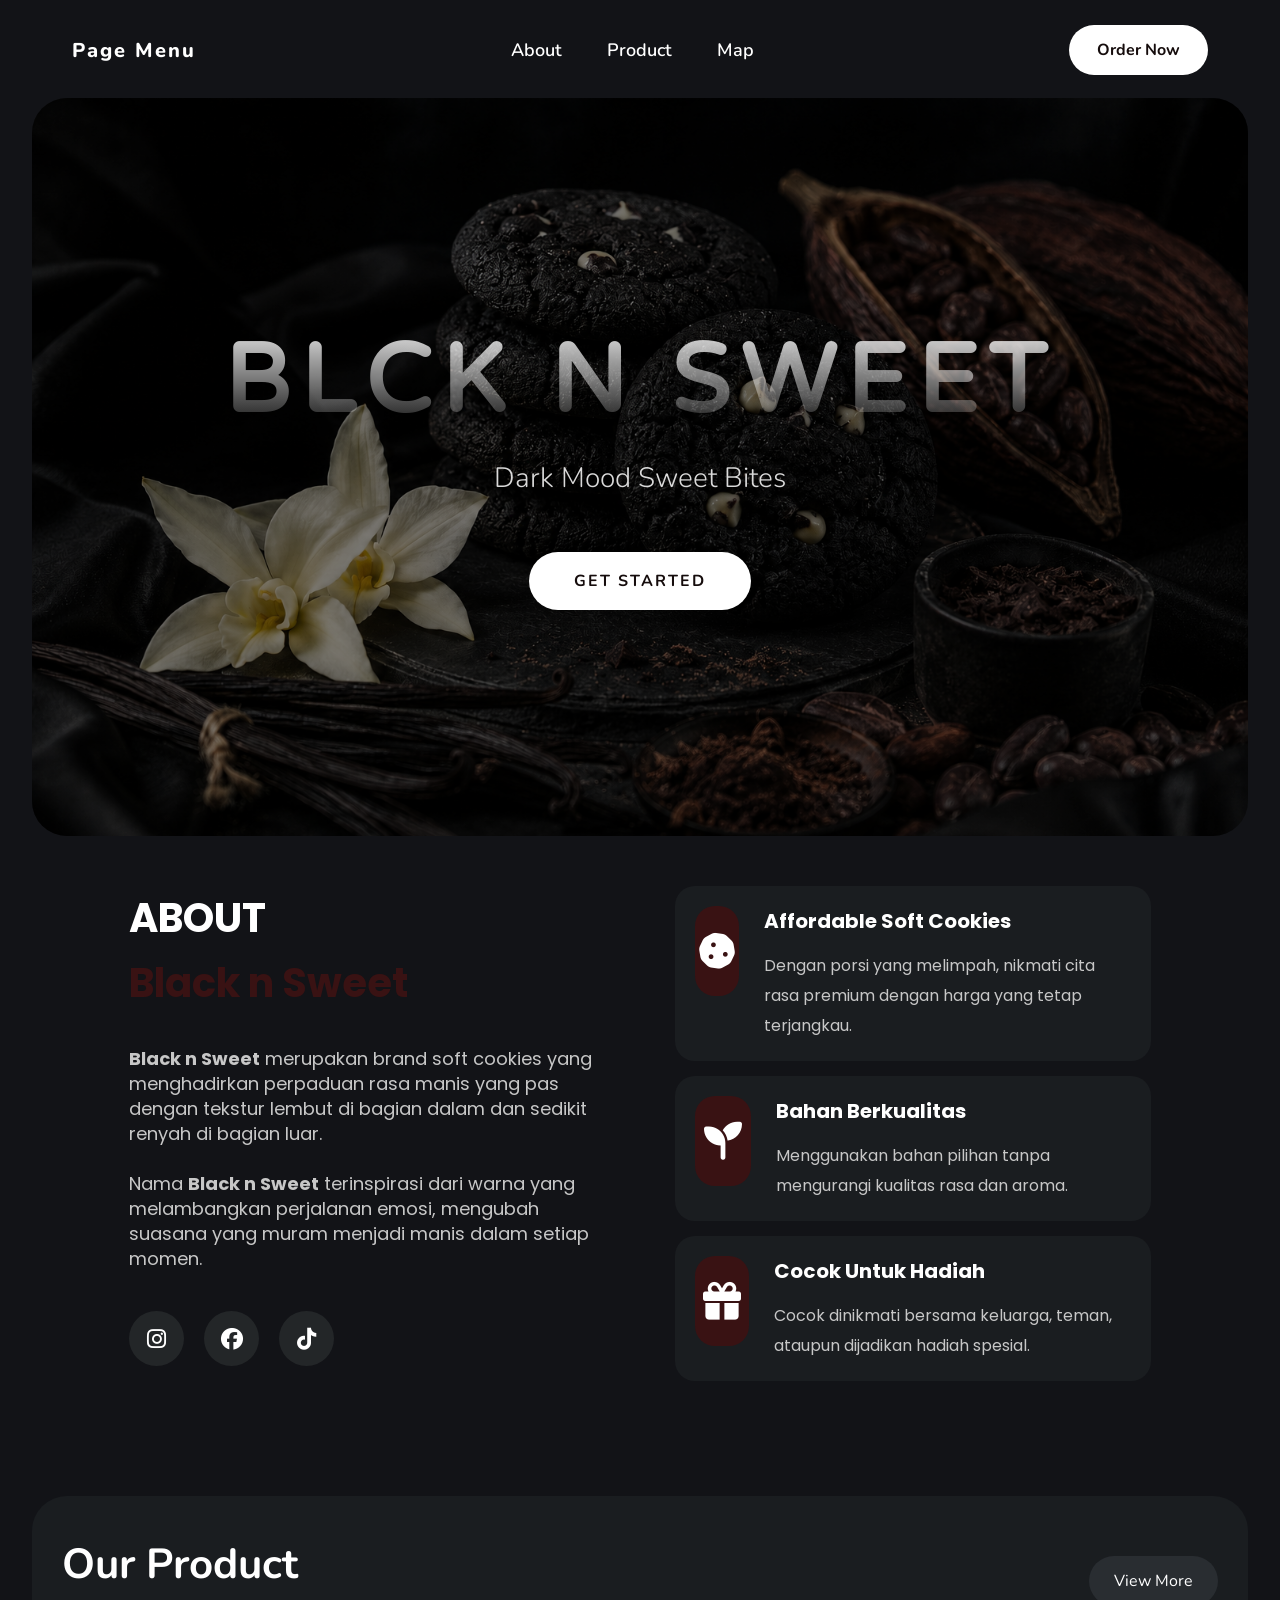
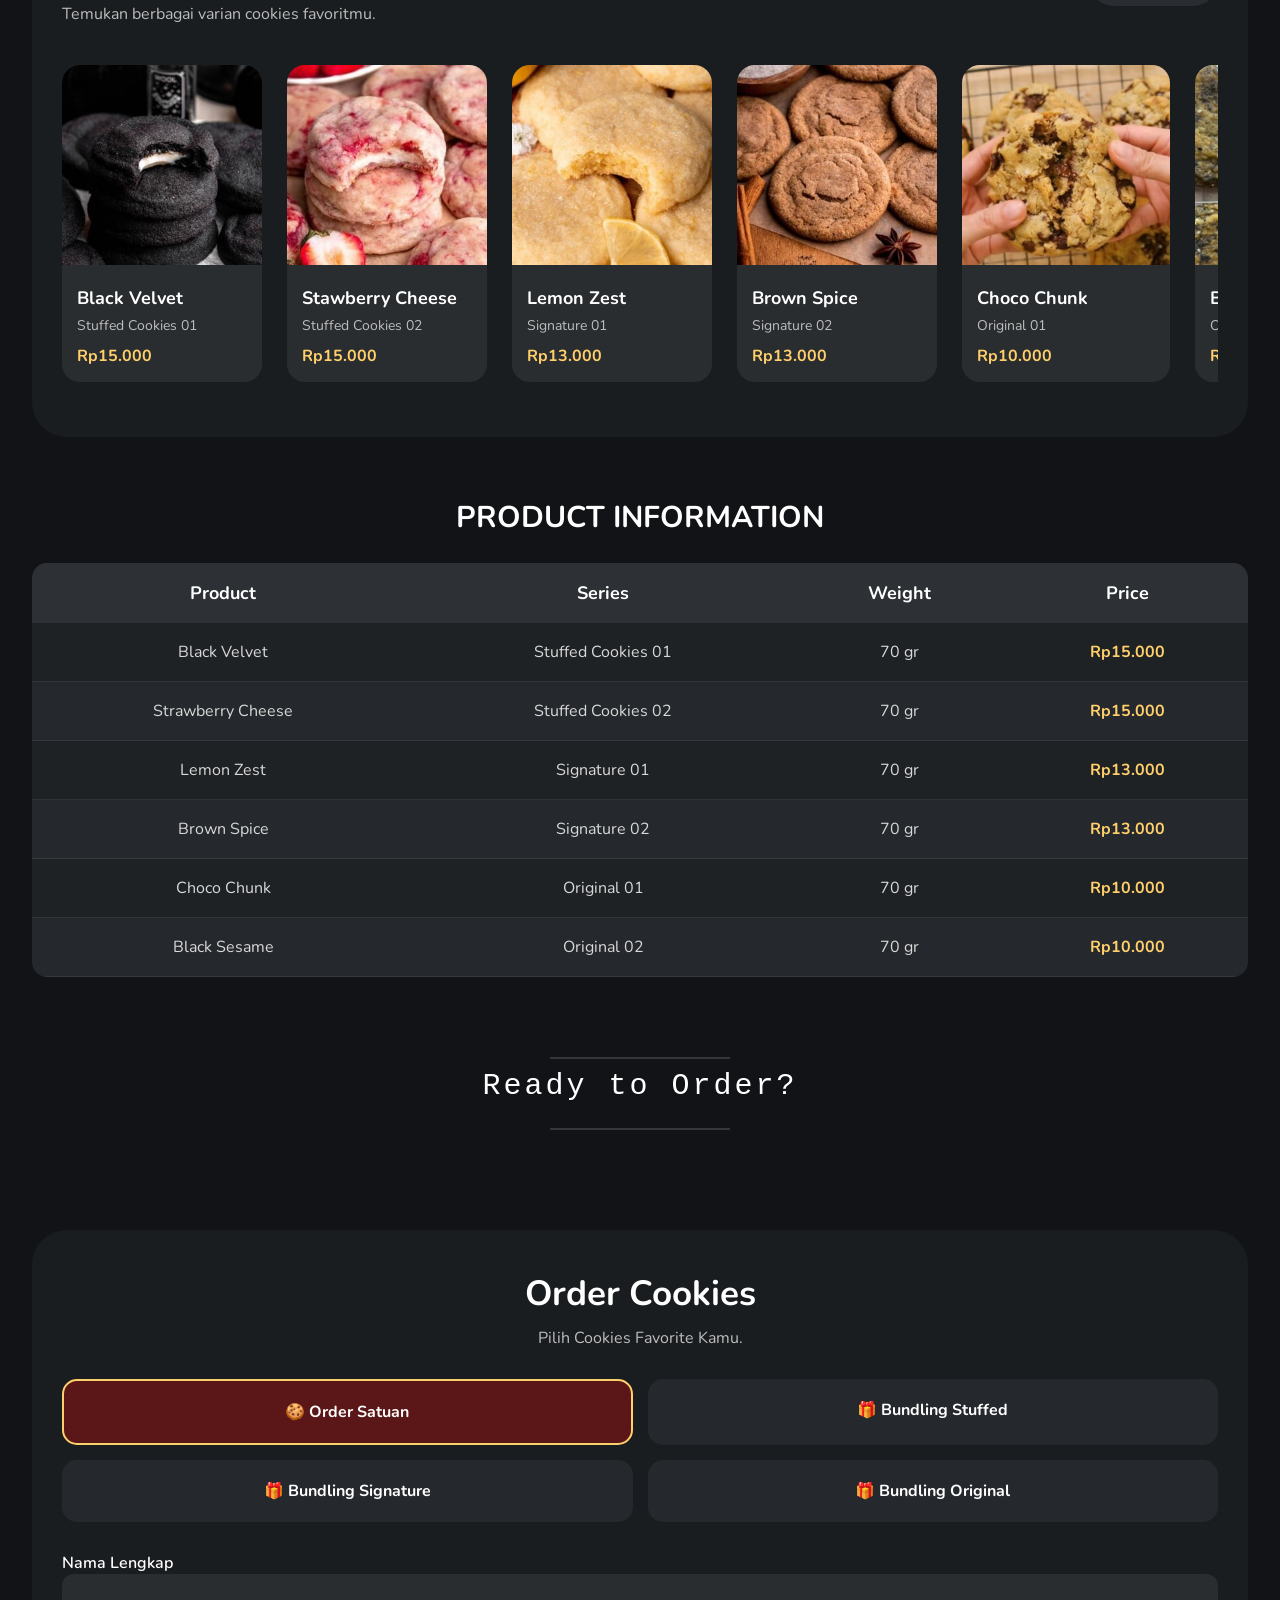
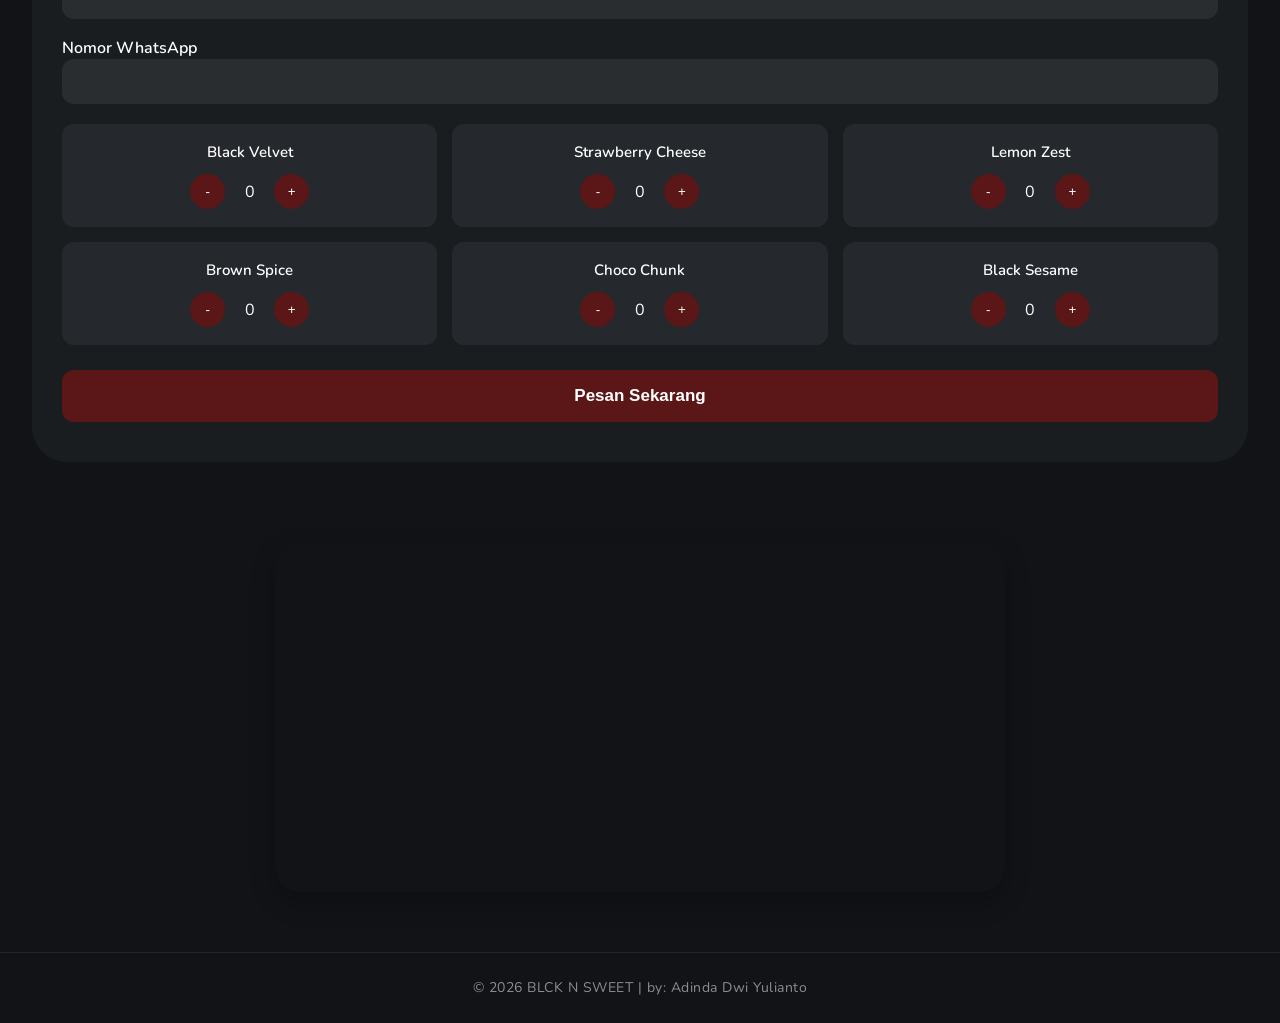
<file: index.html>
<!DOCTYPE html>
<html lang="en">
<head>
    <meta charset="UTF-8">
    <meta name="viewport" content="width=device-width, initial-scale=1.0">
    <title>BLCK n SWEET</title>
    <link href="css/styles.css" rel="stylesheet" />

    <!-- Google Font -->
    <link href="https://fonts.googleapis.com/css2?family=Varela+Round&family=Nunito:wght@300;400;700&display=swap" rel="stylesheet">
    <link href="https://fonts.googleapis.com/css2?family=Poppins:wght@300;400;500;600;700&display=swap" rel="stylesheet">

    <!-- Font Awesome -->
    <link rel="stylesheet"href="https://cdnjs.cloudflare.com/ajax/libs/font-awesome/6.5.1/css/all.min.css">

</head>

<body id="page-top">

    <div class="page-wrapper">

        <!------------------------------------------- Navigation -------------------------------------------------->
        <nav class="navbar">

            <div class="home">
                <a href="#home">Page Menu</a>
            </div>

            <ul class="nav-menu">
                <li><a href="#about">About</a></li>
                <li><a href="#product">Product</a></li>
                <li><a href="#map">Map</a></li>
            </ul>

            <a href="#order" class="nav-order">Order Now</a>

        </nav>

        <!--------------------------------------------- Header ----------------------------------------------------->

        <header class="header">

            <!-- Overlay -->
            <div class="overlay"></div>

            <!-- Isi Header -->
            <div class="header-content">

                <h1>BLCK N SWEET</h1>

                <h2>Dark Mood Sweet Bites</h2>

                <a href="#about" class="btn">GET STARTED</a>

            </div>

        </header>

    <!------------------------------------------------- Main ------------------------------------------------------>
    <main> 
        <!------- About ------->
        <section id="about" class="about">
            <div class="about-container">

                <!-- Area Grid Kiri -->
                <div class="about-left">
                    <h1>
                        ABOUT <br>
                        <span>Black n Sweet</span>
                    </h1>

                    <p>
                        <strong>Black n Sweet</strong> merupakan brand soft cookies
                        yang menghadirkan perpaduan rasa manis yang pas dengan tekstur
                        lembut di bagian dalam dan sedikit renyah di bagian luar.
                    </p>

                    <p>
                        Nama <strong>Black n Sweet</strong> terinspirasi dari warna yang 
                        melambangkan perjalanan emosi, mengubah suasana yang muram menjadi 
                        manis dalam setiap momen.
                    </p>

                    <div class="social">
                        <a href="https://www.instagram.com/blcknsweet" target="_blank">
                            <i class="fab fa-instagram"></i>
                        </a>

                        <a href="https://www.facebook.com/blcknsweet" target="_blank">
                            <i class="fab fa-facebook"></i>
                        </a>

                        <a href="https://www.tiktok.com/@blcknsweet" target="_blank">
                            <i class="fab fa-tiktok"></i>
                        </a>
                    </div>
                </div>

                <!-- Area Grid Kanan -->

                <div class="about-right">

                    <!-- BOX 1 -->
                    <div class="card">
                        <div class="icon">
                            <i class="fas fa-cookie"></i>
                        </div>

                        <div>
                            <h3>Affordable Soft Cookies</h3>
                            <p>
                                Dengan porsi yang melimpah, nikmati cita rasa 
                                premium dengan harga yang tetap terjangkau.
                            </p>
                        </div>

                    </div>

                    <!-- BOX 2 -->
                    <div class="card">
                        <div class="icon">
                            <i class="fas fa-seedling"></i>
                        </div>

                        <div>
                            <h3>Bahan Berkualitas</h3>
                            <p>
                                Menggunakan bahan pilihan tanpa mengurangi kualitas
                                rasa dan aroma.
                            </p>
                        </div>
                    </div>

                    <!-- BOX 3 -->
                    <div class="card">
                        <div class="icon">
                            <i class="fas fa-gift"></i>
                        </div>

                        <div>
                            <h3>Cocok Untuk Hadiah</h3>
                            <p>
                                Cocok dinikmati bersama keluarga, teman,
                                ataupun dijadikan hadiah spesial.
                            </p>
                        </div>
                    </div>
                </div>
            </div>
        </div>

        </section>

        <!------- Product ------->
        <section class="product" id="product">
            <div class="product-container">
                
                <!-- Header -->
                <div class="product-header">
                    <div>
                        <h2>Our Product</h2>
                        <p>Temukan berbagai varian cookies favoritmu.</p>
                    </div>
                    <a href="#" class="view-btn">View More</a>
                </div>

                <!-- Slider -->
                <div class="product-slider">

                            <!-- Black Velvet -->
                            <div class="product-card">
                                <img src="img/S1.jpg">
                                <div class="card-content">
                                    <h3>Black Velvet</h3>
                                    <p>Stuffed Cookies 01</p>
                                    <span>Rp15.000</span>
                                </div>
                            </div>

                            <!-- Stawberry Cheese -->
                            <div class="product-card">
                                <img src="img/S2.jpg">
                                <div class="card-content">
                                    <h3>Stawberry Cheese</h3>
                                    <p>Stuffed Cookies 02</p>
                                    <span>Rp15.000</span>
                                </div>
                            </div>

                            <!-- Lemon Zest -->
                            <div class="product-card">
                                <img src="img/SG1.jpg">
                                <div class="card-content">
                                    <h3>Lemon Zest</h3>
                                    <p>Signature 01</p>
                                    <span>Rp13.000</span>
                                </div>
                            </div>

                            <!-- Brown Spice -->
                            <div class="product-card">
                                <img src="img/SG2.jpg">
                                <div class="card-content">
                                    <h3>Brown Spice</h3>
                                    <p>Signature 02</p>
                                    <span>Rp13.000</span>
                                </div>
                            </div>

                            <!-- Choco Chunk -->
                            <div class="product-card">
                                <img src="img/O1.jpg">
                                <div class="card-content">
                                    <h3>Choco Chunk</h3>
                                    <p>Original 01</p>
                                    <span>Rp10.000</span>
                                </div>
                            </div>

                            <!-- Black Sesame -->
                            <div class="product-card">
                                <img src="img/O2.jpg">
                                <div class="card-content">
                                    <h3>Black Sesame</h3>
                                    <p>Original 02</p>
                                    <span>Rp10.000</span>
                                </div>
                            </div>
                    </div>
                </div>

                <!-- Product Table -->
                <div class="product-table">

                    <h3>PRODUCT INFORMATION</h3>

                            <table>
                                <thead>
                                    <tr>
                                        <th>Product</th>
                                        <th>Series</th>
                                        <th>Weight</th>
                                        <th>Price</th>
                                    </tr>
                                </thead>

                                <tbody>
                                    <tr>
                                    <td>Black Velvet</td>
                                    <td>Stuffed Cookies 01</td>
                                    <td>70 gr</td>
                                    <td>Rp15.000</td>
                                </tr>

                                <tr>
                                    <td>Strawberry Cheese</td>
                                    <td>Stuffed Cookies 02</td>
                                    <td>70 gr</td>
                                    <td>Rp15.000</td>
                                </tr>

                                <tr>
                                    <td>Lemon Zest</td>
                                    <td>Signature 01</td>
                                    <td>70 gr</td>
                                    <td>Rp13.000</td>
                                </tr>

                                <tr>
                                    <td>Brown Spice</td>
                                    <td>Signature 02</td>
                                    <td>70 gr</td>
                                    <td>Rp13.000</td>
                                </tr>

                                <tr>
                                    <td>Choco Chunk</td>
                                    <td>Original 01</td>
                                    <td>70 gr</td>
                                    <td>Rp10.000</td>
                                </tr>

                                <tr>
                                    <td>Black Sesame</td>
                                    <td>Original 02</td>
                                    <td>70 gr</td>
                                    <td>Rp10.000</td>
                                </tr>
                                </tbody>
                            </table>

                            <section class="order-divider">
                                <hr>
                                <h3>Ready to Order?</h3>
                                <hr>
                            </section>
            
                <!-- Product Order -->
                <section class="order" id="order">

                    <div class="order-wrapper">

                        <h2>Order Cookies</h2>
                        <p>Pilih Cookies Favorite Kamu.</p>

                        <!----------- ORDER TYPE ----------->

                        <div class="order-type">

                            <div class="type-card active" onclick="showOrder('single',this)">
                                🍪 Order Satuan
                            </div>

                            <div class="type-card" onclick="showOrder('stuffed',this)">
                                🎁 Bundling Stuffed
                            </div>

                            <div class="type-card" onclick="showOrder('signature',this)">
                                🎁 Bundling Signature
                            </div>

                            <div class="type-card" onclick="showOrder('original',this)">
                                🎁 Bundling Original
                            </div>

                        </div>

                        <!----------- NAMA CUSTOMER ----------->

                        <div class="input-box">
                            <label>Nama Lengkap</label>
                            <input type="text" id="nama">
                        </div>

                        <div class="input-box">
                            <label>Nomor WhatsApp</label>
                            <input type="text" id="nomor">
                        </div>

                        <!----------- BUTTON ORDER ----------->
                        <div id="orderContent"></div>
                        <button class="order-btn" onclick="kirimWA()">
                            Pesan Sekarang
                        </button>

                    </div>

                </section>

                            <script>
                            let currentType = "single";

                            let qty = {
                                blackVelvet:0,
                                strawberry:0,
                                lemon:0,
                                brown:0,
                                choco:0,
                                sesame:0
                            };

                            document.addEventListener("DOMContentLoaded",()=>{
                                showSingle();
                            });

                            function showOrder(type,element){

                                currentType = type;

                                document.querySelectorAll(".type-card").forEach(card=>{
                                    card.classList.remove("active");
                                });

                                element.classList.add("active");

                                if(type==="single"){
                                    showSingle();
                                }

                                if(type==="stuffed"){
                                    showStuffed();
                                }

                                if(type==="signature"){
                                    showSignature();
                                }

                                if(type==="original"){
                                    showOriginal();
                                }

                            }

                            function showSingle(){

                            document.getElementById("orderContent").innerHTML=`

                            <div class="order-content fade">

                            <div class="product-counter">
                            <span>Black Velvet</span>

                            <div class="counter">
                            <button onclick="changeQty('blackVelvet',-1)">-</button>
                            <span id="blackVelvet">0</span>
                            <button onclick="changeQty('blackVelvet',1)">+</button>
                            </div>

                            </div>

                            <div class="product-counter">
                            <span>Strawberry Cheese</span>

                            <div class="counter">
                            <button onclick="changeQty('strawberry',-1)">-</button>
                            <span id="strawberry">0</span>
                            <button onclick="changeQty('strawberry',1)">+</button>
                            </div>

                            </div>

                            <div class="product-counter">
                            <span>Lemon Zest</span>

                            <div class="counter">
                            <button onclick="changeQty('lemon',-1)">-</button>
                            <span id="lemon">0</span>
                            <button onclick="changeQty('lemon',1)">+</button>
                            </div>

                            </div>

                            <div class="product-counter">
                            <span>Brown Spice</span>

                            <div class="counter">
                            <button onclick="changeQty('brown',-1)">-</button>
                            <span id="brown">0</span>
                            <button onclick="changeQty('brown',1)">+</button>
                            </div>

                            </div>

                            <div class="product-counter">
                            <span>Choco Chunk</span>

                            <div class="counter">
                            <button onclick="changeQty('choco',-1)">-</button>
                            <span id="choco">0</span>
                            <button onclick="changeQty('choco',1)">+</button>
                            </div>

                            </div>

                            <div class="product-counter">
                            <span>Black Sesame</span>

                            <div class="counter">
                            <button onclick="changeQty('sesame',-1)">-</button>
                            <span id="sesame">0</span>
                            <button onclick="changeQty('sesame',1)">+</button>
                            </div>

                            </div>

                            </div>

                            `;

                            }

                            function showStuffed(){

                            document.getElementById("orderContent").innerHTML=`

                            <div class="bundle-box fade">

                            <select id="b1">
                                <option value="">-- Pilih Varian --</option>
                                <option value="Black Velvet">Black Velvet</option>
                                <option value="Strawberry Cheese">Strawberry Cheese</option>
                            </select>

                            <select id="b2">
                                <option value="">-- Pilih Varian --</option>
                                <option value="Black Velvet">Black Velvet</option>
                                <option value="Strawberry Cheese">Strawberry Cheese</option>
                            </select>

                            <select id="b3">
                                <option value="">-- Pilih Varian --</option>
                                <option value="Black Velvet">Black Velvet</option>
                                <option value="Strawberry Cheese">Strawberry Cheese</option>
                            </select>

                            </div>

                            `;

                            }

                            function showSignature(){

                            document.getElementById("orderContent").innerHTML=`

                            <div class="bundle-box fade">

                            <select id="s1">
                                <option value="">-- Pilih Varian --</option>
                                <option value="Lemon Zest">Lemon Zest</option>
                                <option value="Brown Spice">Brown Spice</option>
                            </select>

                            <select id="s2">
                                <option value="">-- Pilih Varian --</option>
                                <option value="Lemon Zest">Lemon Zest</option>
                                <option value="Brown Spice">Brown Spice</option>
                            </select>

                            <select id="s3">
                                <option value="">-- Pilih Varian --</option>
                                <option value="Lemon Zest">Lemon Zest</option>
                                <option value="Brown Spice">Brown Spice</option>
                            </select>

                            </div>

                            `;

                            }

                            function showOriginal(){

                            document.getElementById("orderContent").innerHTML=`

                            <div class="bundle-box fade">

                            <select id="o1">
                                <option value="">-- Pilih Varian --</option>
                                <option value="Choco Chunk">Choco Chunk</option>
                                <option value="Black Sesame">Black Sesame</option>
                            </select>

                            <select id="o2">
                                <option value="">-- Pilih Varian --</option>
                                <option value="Choco Chunk">Choco Chunk</option>
                                <option value="Black Sesame">Black Sesame</option>
                            </select>

                            <select id="o3">
                                <option value="">-- Pilih Varian --</option>
                                <option value="Choco Chunk">Choco Chunk</option>
                                <option value="Black Sesame">Black Sesame</option>
                            </select>

                            </div>

                            `;

                            }

                            function changeQty(item,val){

                            qty[item]+=val;

                            if(qty[item]<0){
                            qty[item]=0;
                            }

                            document.getElementById(item).innerText=qty[item];

                            }

                                        function kirimWA(){

                                        let nama = document.getElementById("nama").value.trim();
                                        let nomor = document.getElementById("nomor").value.trim();

                                        // Validasi Nama
                                        if(nama === ""){
                                            alert("Nama Lengkap Belum Diisi!");
                                            document.getElementById("nama").focus();
                                            return;
                                        }

                                        // Validasi Nomor WA
                                        if(nomor === ""){
                                            alert("Nomor WhatsApp Belum Diisi!");
                                            document.getElementById("nomor").focus();
                                            return;
                                        }

                                        let pesan = "";
                                        if(currentType === "single"){
                                            if(currentType==="single"){

                                            let adaPesanan = false;
                                            pesan="ORDER SATUAN\n\n";

                                            for(let key in qty){
                                                if(qty[key]>0){
                                                    adaPesanan = true;
                                                    pesan+=key+" : "+qty[key]+" pcs\n";
                                                }
                                            }

                                            if(!adaPesanan){
                                                alert("Silakan Pilih Minimal 1 Varian Cookies.");
                                                return;
                                            }
                                        }

                                        }
                                        else{

                                        if(currentType=="stuffed"){
                                            if(
                                                b1.value=="" ||
                                                b2.value=="" ||
                                                b3.value==""
                                            ){
                                                alert("Silakan Pilih Semua Varian Stuffed.");
                                                return;
                                            }

                                        }

                                        if(currentType=="signature"){
                                            if(
                                                s1.value=="" ||
                                                s2.value=="" ||
                                                s3.value==""
                                            ){
                                                alert("Silakan Pilih Semua Varian Signature.");
                                                return;
                                            }

                                        }

                                        if(currentType=="original"){
                                            if(
                                                o1.value=="" ||
                                                o2.value=="" ||
                                                o3.value==""
                                            ){
                                                alert("Silakan Pilih Semua Varian Original.");
                                                return;
                                            }

                                        }

                                        else{

                                        pesan = "ORDER BUNDLING" + currentType.toUpperCase() + "\n\n";

                                        if(currentType==="stuffed"){
                                            pesan +=
                                            "Varian 1 : " + document.getElementById("b1").value + "\n" +
                                            "Varian 2 : " + document.getElementById("b2").value + "\n" +
                                            "Varian 3 : " + document.getElementById("b3").value;
                                        }

                                        if(currentType==="signature"){
                                            pesan +=
                                            "Varian 1 : " + document.getElementById("s1").value + "\n" +
                                            "Varian 2 : " + document.getElementById("s2").value + "\n" +
                                            "Varian 3 : " + document.getElementById("s3").value;
                                        }

                                        if(currentType==="original"){
                                            pesan +=
                                            "Varian 1 : " + document.getElementById("o1").value + "\n" +
                                            "Varian 2 : " + document.getElementById("o2").value + "\n" +
                                            "Varian 3 : " + document.getElementById("o3").value;
                                        }
                                    }
                                }

                                        let text =
                                        "👋 Hai Admin BLCK n SWEET,\n\n"+
                                        "Berikut Pesanan Saya.\n\n"+
                                        "====================\n"+
                                        "👤 Nama : " + nama + "\n"+
                                        "📱 No WA : " + nomor + "\n"+
                                        "====================\n\n"+
                                        pesan+
                                        "\n\nTerima kasih 🙏";

                                        let url =
                                        "https://wa.me/6281221543368?text=" +
                                        encodeURIComponent(text);

                                        window.open(url);

                                    }

                        </script>
                    </div> 
                </div> <!-- order-container -->
            </section> <!-- order -->
        </div> <!-- product-table -->
    </div> <!-- product-container -->
</section> <!-- product -->


        <!-- Map -->
        <section class="map-section" id="map">
            <div class="map-box">
            <iframe
            src="https://www.google.com/maps/embed?pb=!1m18!1m12!1m3!1d1014170.5130327535!2d106.47841264687499!3d-6.817976000000008!2m3!1f0!2f0!3f0!3m2!1i1024!2i768!4f13.1!3m3!1m2!1s0x2e68e0e303679e25%3A0xebcc57570ef32f6d!2sTRI%20MULYA%20COPI%20CENTER!5e0!3m2!1sid!2sid!4v1782880176806!5m2!1sid!2sid"
            allowfullscreen
            loading="lazy"
            referrerpolicy="strict-origin-when-cross-origin">
            </iframe>
                
            </div>
        </section>

    </main>

    <!-------------------------------- Footer -------------------------------->
    <footer class="footer">
        <p>© 2026 BLCK N SWEET | by: Adinda Dwi Yulianto</p>
    </footer>

</body>
</html>
</file>
<file: css/styles.css>
/* Hilangkan margin bawaan */
*{
    margin:0;
    padding:0;
    box-sizing:border-box;
}

html {
    scroll-behavior:smooth;
}

body {
    font-family:'Nunito',sans-serif;
    background:#121317;
}


/* -----------------------------------WRAPPER-------------------------------------------- */

.page-wrapper {
    width:95%;
    margin:auto;
    padding-top:20px;
}


/* -----------------------------------HEADER-------------------------------------------- */

.header {
    width:100%;
    height:82vh;
    background-image:url("../img/MenuPage.png");
    background-size:cover;
    background-position:center;
    background-repeat:no-repeat;
    position:relative;
    display:flex;
    justify-content:center;
    align-items:center;
    border-radius:35px;
    overflow:hidden;
}


/* Overlay Hitam Transparan */

.overlay {
    position:absolute;

    top:0;
    left:0;

    width:100%;
    height:100%;

    background:rgba(0,0,0,.45);
}


/* Isi Header */

.header-content {
    position:relative;
    z-index:2;
    text-align:center;
}


/* Judul Header */

.header-content h1 {
    font-family:'Varela Round',sans-serif;
    font-size:95px;
    letter-spacing:10px;
    color:white;
    background: linear-gradient(rgba(255, 255, 255, 0.9), rgba(255, 255, 255, 0));
    -webkit-text-fill-color: transparent;
    -webkit-background-clip: text;
    background-clip: text;
}


/* Sub Judul Header */

.header-content h2 {
    margin-top:20px;
    font-size:28px;
    color:rgba(255,255,255,.85);
    font-weight:300;
}


/* Tombol Get Started */

.btn {
    display:inline-block;

    margin-top:55px;
    padding:18px 45px;

    background:white;
    color:#150c0c;

    text-decoration:none;
    border-radius:50px;
    font-weight:bold;
    letter-spacing:2px;
    transition:.3s;

}


/* Hover */

.btn:hover {
    background:#f0f0f0;
    transform:translateY(-3px);
}


/* -----------------------------------NAVBAR-------------------------------------------- */

.navbar {

    width:100%;
    height:60px;

    display:flex;
    justify-content:space-between;
    align-items:center;

    background:rgba(255, 255, 255, 0);
    padding:0 40px;
    border-radius:22px;
    margin-bottom:18px;
}


/* Home Page */

.home a {
    color:white;
    text-decoration:none;

    font-size:20px;
    font-weight:800;
    letter-spacing:2px;
}


/* Menu Navbar*/

.nav-menu {
    display:flex;
    list-style:none;
    gap:45px;
}

.nav-menu a {
    color:white;
    text-decoration:none;
    font-size:18px;
    font-weight:600;
    transition:.3s;
    position:relative;

}

.nav-menu a:hover {
    color:#d8d8d8;
}


/* Order Now */

.nav-order {
    background:white;
    color:#150c0c;

    text-decoration:none;
    padding:14px 28px;
    border-radius:50px;
    font-weight:700;
    transition:.3s;
}

.nav-order:hover {
    background:#f0f0f0;
    transform:translateY(-2px);
}


/* -----------------------------------ABOUT-------------------------------------------- */

.about{
    background:#11131500;
    color:white;
    padding:50px 8%;
    font-family:'Poppins',sans-serif;
}

.about-container{
    display:flex;
    justify-content:space-between;
    gap:70px;
    flex-wrap:wrap;
}

/* LEFT */
.about-left{
    flex:1;
    min-width:450px;
}

.about-left h1{
    font-size:40px;
    margin-bottom:30px;
    line-height:65px;
}

.about-left span{
    color:#391213;
}

.about-left p{
    color:#c7c7c7;
    line-height:25px;
    margin-bottom:25px;
    font-size:18px;
}

/* SOCIAL */

.social{
    display:flex;
    gap:20px;
    margin:40px 0;
}

.social a{
    width:55px;
    height:55px;
    background:#232628;
    display:flex;
    justify-content:center;
    align-items:center;
    border-radius:50%;
    color:white;
    text-decoration:none;
    font-size:22px;
    transition:.3s;
}

.social a:hover{
    background:#6ec5be;
}


/* RIGHT */
.about-right{
    flex:1;
    min-width:300px;
}

.card{
    display:flex;
    gap:25px;
    background:#1a1d20;
    border-radius:20px;
    padding:20px;
    margin-bottom:15px;
    transition:.3s;
}

.card:hover{
    transform:translateY(-8px);
}

.icon{
    width:90px;
    height:90px;
    background:#391213;
    border-radius:20px;
    display:flex;
    justify-content:center;
    align-items:center;
    font-size:38px;
    color:white;
}

.card h3{
    margin-bottom:15px;
    font-size:20px;
}

.card p{
    color:#c7c7c7;
    line-height:30px;
}


/* -----------------------------------PRODUCT-------------------------------------------- */

.product{
     width:95%;
    margin:40px auto 80px;

    scroll-margin-top:25px;
}

.product-container{
    background:#1a1d20;
    border-radius:35px;
    padding:40px 30px 40px;
}


/* PRODUCT HEADER */
.product-header{
    display:flex;
    justify-content:space-between;
    align-items:center;
    margin-bottom:40px;
}

.product-header h2{
    color:white;
    font-size:42px;
}

.product-header p{
    color:#bcbcbc;
    margin-top:10px;
}

.view-btn{
    color:white;
    text-decoration:none;
    background:#292d31;
    padding:14px 25px;
    border-radius:50px;
}


/* SLIDER */
.product-slider{
    display:flex;
    gap:25px;
    overflow-x:auto;
    scroll-behavior:smooth;
    padding-bottom:15px;
}


/* Hilangkan Scrollbar */
.product-slider::-webkit-scrollbar{
    display:none;
}

.product-slider{
    -ms-overflow-style:none;
    scrollbar-width:none;
}


/* CARD */
.product-card{
    min-width:200px;
    border-radius:18px;
    overflow:hidden;
    background:#2a2d30;
    flex-shrink:0;
    transition:.4s;
}

.product-card:hover{
    transform:translateY(-8px);
}


/* CARD IMAGE */
.product-card img{
    width:100%;
    height:200px;
    object-fit:cover;
}


/* CARD CONTENT */
.card-content{
    padding:15px;
}

.card-content h3{
    color:white;
    font-size:18px;
    margin-bottom:6px;
}

.card-content p{
    color:#bdbdbd;
    font-size:14px;
    margin-bottom:10px;
}

.card-content span{
    color:#ffcf6b;
    font-size:16px;
    font-weight:bold;
}

/* ------------------------------- PRODUCT TABLE ---------------------------------------- */

.product-table{
    margin-top:60px;
}

.product-table h3{
    color:white;
    font-size:30px;
    margin-bottom:25px;
    text-align:center;
}


/* TABLE */
.product-table table{
    width:100%;
    border-collapse:collapse;
    border-radius:15px;
    overflow:hidden;
}


/* PRODUCT HEADER */
.product-table thead{
    background:#2d3135;
}

.product-table th{
    color:white;
    padding:18px;
    font-size:18px;
    font-weight:700;
}


/* ISI TABEL */
.product-table td{
    padding:18px;
    color:#d8d8d8;
    text-align:center;
    border-bottom:1px solid rgba(255,255,255,.08);
}


/* WARNA TABEL */
.product-table tbody tr:nth-child(even){
    background:#25282c;
}

.product-table tbody tr:nth-child(odd){
    background:#1f2225;
}


/* HOVER */
.product-table tbody tr:hover{
    background:#34383d;
    transition:.3s;
}


/* HARGA PRODUK */
.product-table td:last-child{
    color:#ffcf6b;
    font-weight:bold;
}
.order-divider{
    margin:80px auto;
    text-align:center;
}

.order-divider hr{
    width:180px;
    margin:10px auto;
    border:none;
    border-top:2px solid rgba(255,255,255,.15);
}

.order-divider h3{
    font-family:'Special Elite', monospace;
    font-size:30px;
    color:#fff;
    letter-spacing:3px;
    font-weight:400;
}

/* ----------------------------------- NEW ORDER-------------------------------------------- */
.order-wrapper h2{
    color:white;
    font-size:35px;
    text-align:center;
}

.order-wrapper p{
    color:#bdbdbd;
    text-align:center;
    margin:10px 0 30px;
}

.order-type{
    display:grid;
    grid-template-columns:repeat(2,1fr);
    gap:15px;
    margin-bottom:30px;
}

.type-card{
    background:#25282c;
    color:white;
    padding:20px;
    border-radius:15px;
    cursor:pointer;
    text-align:center;
    transition:.3s;
    font-weight:700;
}

.type-card:hover{
    transform:translateY(-4px);
}

.type-card.active{
    background:#5b1717;
    border:2px solid #ffcf6b;
}

.order-content{
    display:grid;
    grid-template-columns:repeat(3,1fr);
    gap:15px;
    margin-top:20px;
}

.product-counter{
    display:flex;
    flex-direction:column;
    justify-content:center;
    align-items:center;
    background:#25282c;
    padding:18px 15px;
    border-radius:12px;
    gap:12px;
}

.product-counter span:first-child{
    color:white;
    font-size:15px;
    font-weight:600;
    text-align:center;
}

.counter{
    display:flex;
    align-items:center;
    gap:12px;
}

.counter button{
    width:35px;
    height:35px;
    border:none;
    border-radius:50%;
    background:#5b1717;
    color:white;
    cursor:pointer;
}

.counter span{
    width:25px;
    text-align:center;
    color:white;
}

.bundle-box{
    display:flex;
    flex-direction:column;
    gap:15px;
}

.bundle-box select{
    padding:15px;
    background:#25282c;
    color:white;
    border:none;
    border-radius:12px;
    width:100%;
    box-sizing:border-box;

}

.fade{
    animation:fade .3s ease;
}

@keyframes fade{
    from{
        opacity:0;
        transform:translateY(10px);
    }
    to{
        opacity:1;
        transform:translateY(0);
    }
}

@media(max-width:768px){

    .order-type{
        grid-template-columns:1fr;
    }

}

/* -----------------------------------ORDER-------------------------------------------- */

.order{
    width:100%;
    margin:100px auto 0;
}

.order-wrapper{
    background:#1a1d20;
    border-radius:35px;
    padding:40px 30px 40px;
}

.order-container{
    display:flex;
    justify-content:center;
    align-items:center;
    gap:60px;
    flex-wrap:wrap;
}


/* IMAGE */
.order-image{
    width:430px;
}

.order-image img{
    width:100%;
    height:520px;
    object-fit:cover;
    border-radius:25px;
    display:block;
}


/* -----------------------------------FORM-------------------------------------------- */

.order-form-box{
    width:500px;
    background:#1a1d20;
    border-radius:25px;
    padding:30px;
}

.order-form-box h2{
    color:white;
    font-size:34px;
    margin-bottom:10px;
}

.order-form-box p{
    color:#bdbdbd;
    margin-bottom:25px;
}


/* FORM */
#waForm{
    display:flex;
    flex-direction:column;
    gap:18px;
}

.input-box{
    width:100%;
    margin-bottom:18px;
}

.input-box label{
    color:white;
    font-weight:600;
    margin-bottom:10px;
}

.input-box input{
    padding:14px;
    border:none;
    border-radius:12px;
    background:#2a2d30;
    color:white;
    font-size:15px;
    width:100%;
    display:block;
    box-sizing:border-box;
}


/* CHECKBOX + JUMLAH */
.checkbox-group{
    display:flex;
    flex-direction:column;
    gap:12px;
}

.cookie-item{
    display:flex;
    align-items:center;
    justify-content:space-between;
    gap:18px;
}

.cookie-item label{
    display:flex;
    align-items:center;
    gap:10px;
    color:#d6d6d6;
    margin:0;

    flex:1;
    min-width:0;
}

.cookie-item label span{
    white-space:nowrap;
}

.cookie-item input[type="checkbox"]{
    width:18px;
    height:18px;
    flex-shrink:0;
}

.qty-input{
    width:90px;
    padding:10px 12px;
    border:none;
    border-radius:10px;
    background:#2a2d30;
    color:white;
    text-align:center;
    font-size:14px;
    flex-shrink:0;
}


/* BUTTON */
.order-btn{
    width:100%;
    margin-top:25px;
    padding:16px;
    border:none;
    border-radius:12px;
    background:#5b1717;
    color:#fff;
    font-size:17px;
    font-weight:bold;
    cursor:pointer;
    transition:.3s;
}

.order-btn:hover{
    background:#7a2323;
}


/* -----------------------------------RESPONSIVE-------------------------------------------- */
@media(max-width:1000px){
    .order-container{
        flex-direction:column;
    }
    .order-image,
    .order-form-box{
        width:100%;
        max-width:520px;
    }
}

@media(max-width:900px){
    .order-content{
        grid-template-columns:repeat(2,1fr);
    }
}

@media(max-width:600px){
    .order-content{
        grid-template-columns:1fr;
    }
}

/* -----------------------------------MAP-------------------------------------------- */

.map-section{
    width:95%;
    margin:80px auto 60px;

    display:flex;
    justify-content:center;
}

.map-box{
    width:60%;
    height:350px;

    border-radius:25px;
    overflow:hidden;

    box-shadow:0 10px 25px rgba(0,0,0,.25);
}

.map-box iframe{
    width:100%;
    height:100%;

    border:none;
}


/* -----------------------------------FOOTER-------------------------------------------- */

.footer{
    width:100%;
    padding:25px 20px;
    margin-top:60px;

    text-align:center;

    border-top:1px solid rgba(255,255,255,.08);
}

.footer p{
    color:#8d8d8d;
    font-size:14px;
    letter-spacing:.5px;
}
</file>
